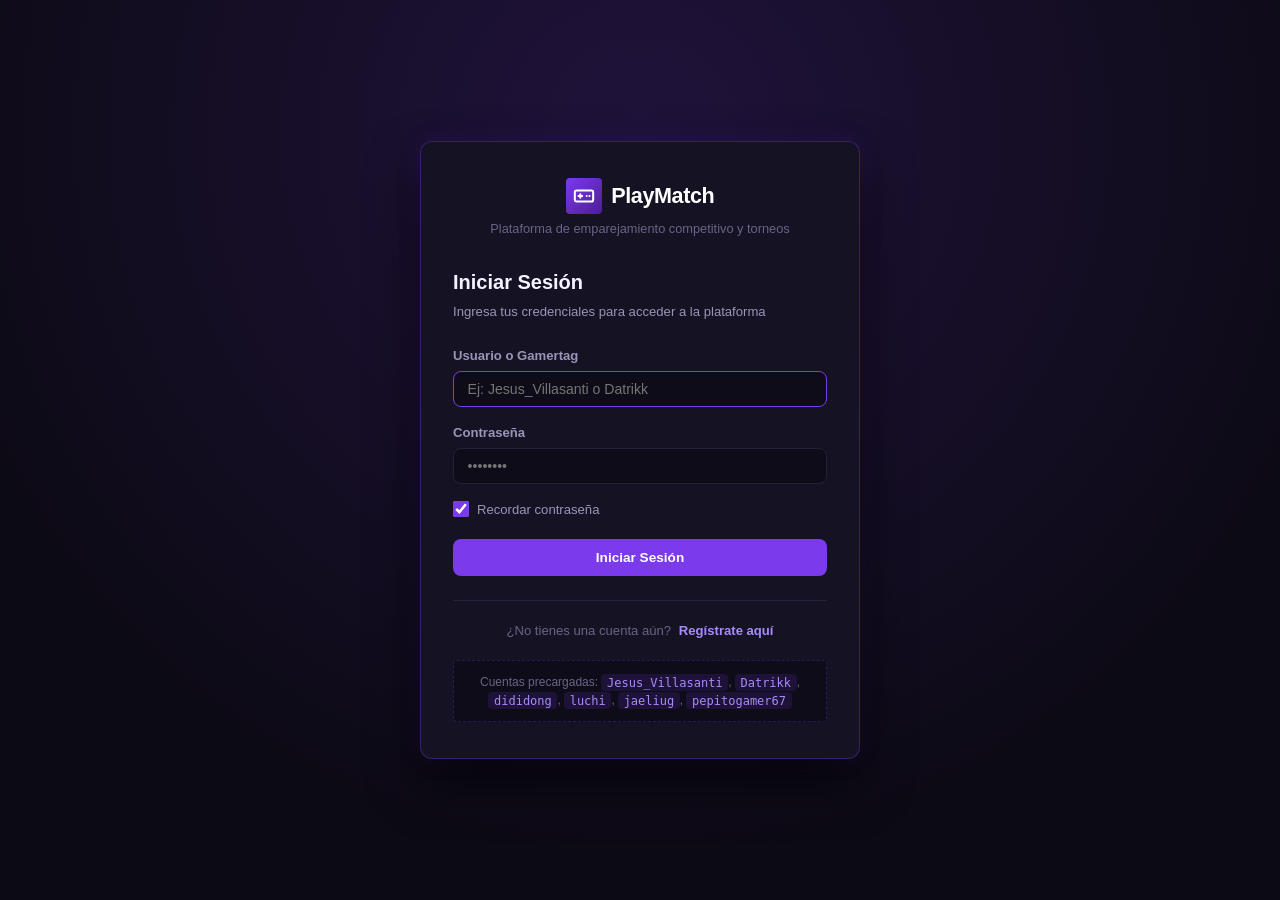
<file: Fase_2/public/index.html>
<!DOCTYPE html>
<html lang="es">
<head>
  <meta charset="UTF-8">
  <meta name="viewport" content="width=device-width, initial-scale=1.0">
  <title>PlayMatch · Plataforma de Emparejamiento y Torneos</title>
  <link rel="stylesheet" href="css/style.css">
</head>
<body>

  <!-- BARRA DE NAVEGACIÓN -->
  <header class="navbar">
    <a href="#" class="nav-brand">
      <div class="nav-brand-symbol">
        <svg class="icon" viewBox="0 0 24 24"><polygon points="12 2 2 7 12 12 22 7 12 2"></polygon><polyline points="2 17 12 22 22 17"></polyline><polyline points="2 12 12 17 22 12"></polyline></svg>
      </div>
      <span>PlayMatch</span>
      <span class="nav-brand-badge">Gaming</span>
    </a>

    <!-- PESTAÑAS PRINCIPALES -->
    <ul class="nav-tabs">
      <li>
        <button class="nav-tab-btn active" data-tab="lfg">
          <svg class="icon" viewBox="0 0 24 24"><circle cx="12" cy="12" r="10"></circle><line x1="22" y1="12" x2="18" y2="12"></line><line x1="6" y1="12" x2="2" y2="12"></line><line x1="12" y1="6" x2="12" y2="2"></line><line x1="12" y1="22" x2="12" y2="18"></line></svg>
          Jugadores (LFG)
        </button>
      </li>
      <li>
        <button class="nav-tab-btn" data-tab="tournaments">
          <svg class="icon" viewBox="0 0 24 24"><path d="M6 9H4.5a2.5 2.5 0 0 1 0-5H6"></path><path d="M18 9h1.5a2.5 2.5 0 0 0 0-5H18"></path><path d="M4 22h16"></path><path d="M10 14.66V17c0 .55-.47.98-.97 1.21C7.85 18.75 7 20.24 7 22"></path><path d="M14 14.66V17c0 .55.47.98.97 1.21C16.15 18.75 17 20.24 17 22"></path><path d="M18 2H6v7a6 6 0 0 0 12 0V2Z"></path></svg>
          Torneos y Brackets
        </button>
      </li>
      <li>
        <button class="nav-tab-btn" data-tab="chat">
          <svg class="icon" viewBox="0 0 24 24"><path d="M7.9 20A9 9 0 1 0 4 16.1L2 22Z"></path></svg>
          Sala de Coordinación
        </button>
      </li>
      <li>
        <button class="nav-tab-btn" data-tab="profile">
          <svg class="icon" viewBox="0 0 24 24"><circle cx="12" cy="8" r="5"></circle><path d="M20 21a8 8 0 1 0-16 0"></path></svg>
          Mi Perfil
        </button>
      </li>
    </ul>

    <!-- USUARIO ACTIVO Y ACCESO -->
    <div class="nav-user-cluster">
      <div class="nav-user" id="nav-user">
        <img src="" alt="Avatar" class="user-avatar-mini" id="nav-user-avatar">
        <div>
          <span class="user-status-dot"></span>
          <strong id="nav-user-name"></strong>
        </div>
      </div>
      <button class="btn btn-secondary btn-sm" id="btn-logout" style="padding:0.35rem 0.65rem;">
        Cerrar Sesión
      </button>
    </div>
  </header>

  <!-- CONTENEDOR CENTRAL -->
  <main class="container">

    <!-- HERO SECTION CON IMAGEN LLAMATIVA (SIN TEXTOS ACADÉMICOS) -->
    <section class="hero-banner">
      <div class="hero-content">
        <span class="hero-tag">Comunidad Competitiva</span>
        <h1 class="hero-title">Conecta. Compite. Sube de rango.</h1>
        <p class="hero-subtitle">
          Encuentra compañeros afines para Valorant, League of Legends y Counter-Strike 2. Coordina partidas y participa en torneos con seguimiento directo de llaves.
        </p>
        <div class="hero-actions">
          <button class="btn btn-primary" onclick="switchTab('lfg')">Explorar Jugadores</button>
          <button class="btn btn-secondary" onclick="switchTab('tournaments')">Ver Torneos</button>
        </div>
      </div>

      <div class="hero-image-wrapper">
        <img src="https://images.unsplash.com/photo-1542751371-adc38448a05e?auto=format&fit=crop&w=1200&q=80" alt="PlayMatch Arena" class="hero-image">
        <div class="hero-image-overlay"></div>
      </div>
    </section>

    <!-- SECCIÓN 1: BUSCADOR DE JUGADORES (LFG) -->
    <section id="section-lfg" class="app-section">
      <div class="section-toolbar">
        <div class="section-title">
          <svg class="icon" viewBox="0 0 24 24"><path d="M16 21v-2a4 4 0 0 0-4-4H6a4 4 0 0 0-4 4v2"></path><circle cx="9" cy="7" r="4"></circle><path d="M22 21v-2a4 4 0 0 0-3-3.87"></path><path d="M16 3.13a4 4 0 0 1 0 7.75"></path></svg>
          Jugadores Disponibles
        </div>

        <div class="filter-group">
          <select id="game-filter" class="form-select" style="width:auto;min-width:160px;">
            <option value="all">Todos los Juegos</option>
            <option value="valorant">Valorant</option>
            <option value="lol">League of Legends</option>
            <option value="cs2">Counter-Strike 2</option>
          </select>

          <select id="toxic-filter" class="form-select" style="width:auto;min-width:180px;">
            <option value="">Filtro de Conducta</option>
            <option value="ZERO_TOXIC">Solo Zero-Toxic (100 Karma)</option>
            <option value="FRIENDLY">Comunidad Amigable</option>
          </select>
        </div>
      </div>

      <div id="players-grid" class="players-grid"></div>
    </section>

    <!-- SECCIÓN 2: TORNEOS Y BRACKETS -->
    <section id="section-tournaments" class="app-section" style="display:none;">
      <div class="section-toolbar">
        <div class="section-title">
          <svg class="icon" viewBox="0 0 24 24"><path d="M6 9H4.5a2.5 2.5 0 0 1 0-5H6"></path><path d="M18 9h1.5a2.5 2.5 0 0 0 0-5H18"></path><path d="M4 22h16"></path><path d="M10 14.66V17c0 .55-.47.98-.97 1.21C7.85 18.75 7 20.24 7 22"></path><path d="M14 14.66V17c0 .55.47.98.97 1.21C16.15 18.75 17 20.24 17 22"></path><path d="M18 2H6v7a6 6 0 0 0 12 0V2Z"></path></svg>
          Torneos Comunitarios
        </div>
      </div>

      <div id="tournaments-grid" class="tournaments-grid"></div>

      <!-- PANEL DE BRACKET -->
      <div class="bracket-panel">
        <div class="bracket-panel-header">
          <h3 id="bracket-tournament-title">Llaves de Eliminación Directa</h3>
        </div>
        <div id="bracket-view"></div>
      </div>
    </section>

    <!-- SECCIÓN 3: SALA DE COORDINACIÓN (CHAT) -->
    <section id="section-chat" class="app-section" style="display:none;">
      <div class="section-toolbar">
        <div class="section-title">
          <svg class="icon" viewBox="0 0 24 24"><path d="M7.9 20A9 9 0 1 0 4 16.1L2 22Z"></path></svg>
          Sala de Coordinación
        </div>
      </div>

      <div class="chat-layout">
        <aside class="chat-sidebar">
          <div class="chat-sidebar-header">Canales</div>
          <button class="channel-list-item active"># General Nacional</button>
          <button class="channel-list-item"># Scrims Valorant</button>
          <button class="channel-list-item"># Duo LoL LAS</button>
          <button class="channel-list-item"># Competitivo CS2</button>
        </aside>

        <div class="chat-main-area">
          <div class="chat-top-header">
            <span>Canal Activo: # General Nacional</span>
            <span style="font-size:0.75rem;color:var(--text-secondary);">En tiempo real</span>
          </div>

          <div id="chat-messages-container" class="chat-scroll-messages"></div>

          <div class="chat-input-bar">
            <input type="text" id="chat-message-input" class="form-control" placeholder="Escribe un mensaje para coordinar una partida...">
            <button id="chat-send-btn" class="btn btn-primary">Enviar</button>
          </div>
        </div>
      </div>
    </section>

    <!-- SECCIÓN 4: MI PERFIL -->
    <section id="section-profile" class="app-section" style="display:none;">
      <div class="section-toolbar">
        <div class="section-title">
          <svg class="icon" viewBox="0 0 24 24"><circle cx="12" cy="8" r="5"></circle><path d="M20 21a8 8 0 1 0-16 0"></path></svg>
          Configuración de Perfil
        </div>
      </div>

      <div class="profile-panel">
        <form id="profile-form">
          <div class="form-group">
            <label class="form-label">Biografía</label>
            <textarea id="prof-bio" class="form-textarea" rows="2" placeholder="Breve descripción o qué buscas en tu equipo..."></textarea>
          </div>

          <div class="form-grid-2">
            <div>
              <label class="form-label">Ciudad / Región</label>
              <input type="text" id="prof-region" class="form-control" placeholder="Región Metropolitana">
            </div>
            <div>
              <label class="form-label">Horario Habitual</label>
              <input type="text" id="prof-schedule" class="form-control" placeholder="Noches (21:00 a 01:00)">
            </div>
          </div>

          <div class="form-grid-3">
            <div>
              <label class="form-label">Juego Principal</label>
              <select id="prof-game" class="form-select">
                <option value="valorant">Valorant</option>
                <option value="lol">League of Legends</option>
                <option value="cs2">Counter-Strike 2</option>
              </select>
            </div>
            <div>
              <label class="form-label">Rango Oficial</label>
              <input type="text" id="prof-rank" class="form-control" placeholder="Inmortal 1">
            </div>
            <div>
              <label class="form-label">Rol Preferido</label>
              <input type="text" id="prof-role" class="form-control" placeholder="Controlador">
            </div>
          </div>

          <div class="form-grid-2">
            <div>
              <label class="form-label">Riot ID / In-Game Nick</label>
              <input type="text" id="prof-riot" class="form-control" placeholder="Jesus#CHI">
            </div>
            <div>
              <label class="form-label">Discord Tag</label>
              <input type="text" id="prof-discord" class="form-control" placeholder="usuario#0001">
            </div>
          </div>

          <div style="margin-top:1.5rem;display:flex;justify-content:flex-end;">
            <button type="submit" class="btn btn-primary">Guardar Perfil</button>
          </div>
        </form>
      </div>
    </section>

  </main>

  <!-- MODAL: INVITAR JUGADOR -->
  <div id="match-modal" class="modal-overlay">
    <div class="modal-card">
      <div class="modal-header">
        <h3 id="modal-title">Invitar Jugador</h3>
        <button id="modal-close-btn" class="btn-close">&times;</button>
      </div>
      <form id="match-form">
        <input type="hidden" id="match-target-user">
        <input type="hidden" id="match-target-game">
        <div class="form-group">
          <label class="form-label">Mensaje de Coordinación</label>
          <textarea id="match-message-input" class="form-textarea" rows="3" placeholder="Hola, vi tu perfil en PlayMatch. ¿Jugamos unas partidas clasificatorias hoy?"></textarea>
        </div>
        <button type="submit" class="btn btn-primary" style="width:100%;">Enviar Invitación</button>
      </form>
    </div>
  </div>

  <!-- MODAL: REGISTRAR EQUIPO EN TORNEO -->
  <div id="join-tournament-modal" class="modal-overlay">
    <div class="modal-card">
      <div class="modal-header">
        <h3 id="join-modal-title">Inscripción en Torneo</h3>
        <button id="tournament-modal-close-btn" class="btn-close">&times;</button>
      </div>
      <form id="join-tournament-form">
        <input type="hidden" id="join-t-id">
        <div class="form-group">
          <label class="form-label">Nombre del Equipo</label>
          <input type="text" id="join-team-name" class="form-control" placeholder="Nombre de tu escuadra" required>
        </div>
        <button type="submit" class="btn btn-primary" style="width:100%;">Confirmar Inscripción</button>
      </form>
    </div>
  </div>

  <!-- AVISO TOAST -->
  <div id="app-toast" class="toast-notice"></div>

  <!-- SCRIPTS -->
  <script src="js/api.js"></script>
  <script src="js/app.js"></script>
</body>
</html>
</file>
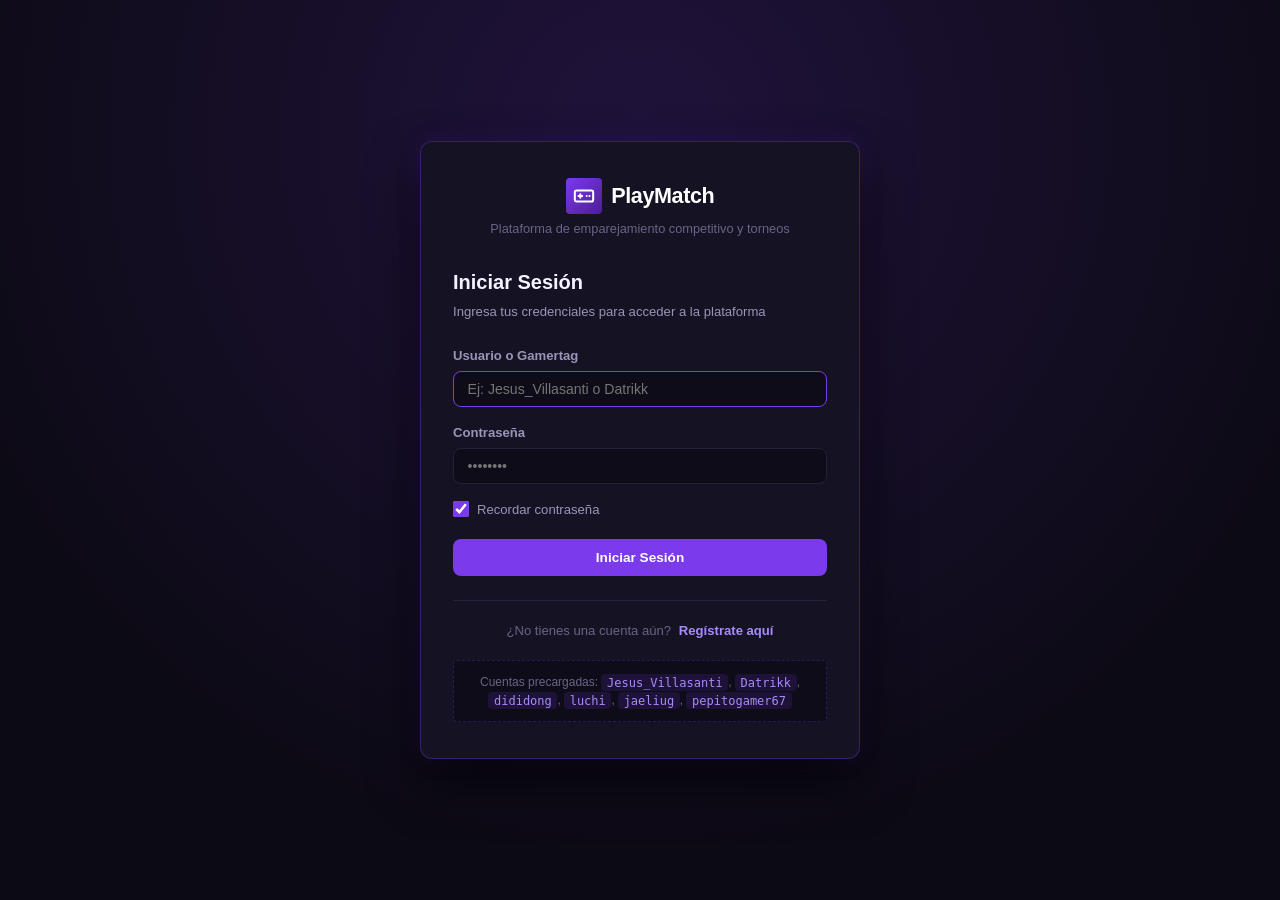
<file: Fase_2/public/login.html>
<!DOCTYPE html>
<html lang="es">
<head>
  <meta charset="UTF-8">
  <meta name="viewport" content="width=device-width, initial-scale=1.0">
  <title>PlayMatch - Iniciar Sesión</title>
  <link rel="stylesheet" href="css/style.css">
  <link rel="preconnect" href="https://fonts.googleapis.com">
  <link rel="preconnect" href="https://fonts.gstatic.com" crossorigin>
  <link href="https://fonts.googleapis.com/css2?family=Inter:wght@400;500;600;700;800&display=swap" rel="stylesheet">
</head>
<body style="background-color: var(--bg-main); margin: 0;">

  <div class="auth-page-wrapper">
    <div class="auth-card">

      <!-- BRAND -->
      <div class="auth-brand">
        <div class="auth-brand-logo">
          <div class="brand-icon-box">
            <svg width="22" height="22" viewBox="0 0 24 24" fill="none" stroke="currentColor" stroke-width="2.2" stroke-linecap="round" stroke-linejoin="round">
              <rect x="2" y="6" width="20" height="12" rx="2"></rect>
              <path d="M6 12h4m-2-2v4m7-2h.01m3 0h.01"></path>
            </svg>
          </div>
          <span>PlayMatch</span>
        </div>
        <div class="auth-brand-subtitle">Plataforma de emparejamiento competitivo y torneos</div>
      </div>

      <!-- ENCABEZADO FORMULARIO -->
      <h2 class="auth-title">Iniciar Sesión</h2>
      <p class="auth-subtitle">Ingresa tus credenciales para acceder a la plataforma</p>

      <!-- ALERTA DE ESTADO -->
      <div id="login-alert" class="auth-alert"></div>

      <!-- FORMULARIO -->
      <form id="login-form">
        <div class="form-group">
          <label class="form-label" for="login-username">Usuario o Gamertag</label>
          <input type="text" id="login-username" class="form-control" placeholder="Ej: Jesus_Villasanti o Datrikk" required autocomplete="username" autofocus>
        </div>

        <div class="form-group">
          <label class="form-label" for="login-password">Contraseña</label>
          <input type="password" id="login-password" class="form-control" placeholder="••••••••" required autocomplete="current-password">
        </div>

        <!-- RECUADRO RECORDAR CONTRASEÑA -->
        <div class="form-remember-row">
          <label class="checkbox-label" for="remember-me">
            <input type="checkbox" id="remember-me" checked>
            <span>Recordar contraseña</span>
          </label>
        </div>

        <button type="submit" class="btn btn-primary" id="btn-submit-login" style="width: 100%;">
          Iniciar Sesión
        </button>
      </form>

      <!-- ENLACE A REGISTRO -->
      <div class="auth-footer">
        ¿No tienes una cuenta aún?
        <a href="registro.html">Regístrate aquí</a>
      </div>

      <!-- NOTA DE CUENTAS LOCALES -->
      <div class="auth-seed-hint">
        Cuentas precargadas: <code>Jesus_Villasanti</code>, <code>Datrikk</code>, <code>dididong</code>, <code>luchi</code>, <code>jaeliug</code>, <code>pepitogamer67</code>
      </div>

    </div>
  </div>

  <script src="js/api.js"></script>
  <script>
    document.addEventListener('DOMContentLoaded', () => {
      // Si ya hay usuario recordado, rellenar el campo de usuario
      const rememberedUser = localStorage.getItem('playmatch_remember_user');
      const isRemembered = localStorage.getItem('playmatch_remember') === 'true';
      if (rememberedUser && isRemembered) {
        const userInput = document.getElementById('login-username');
        if (userInput) userInput.value = rememberedUser;
        document.getElementById('remember-me').checked = true;
      }

      const form = document.getElementById('login-form');
      const alertBox = document.getElementById('login-alert');
      const submitBtn = document.getElementById('btn-submit-login');

      form.addEventListener('submit', async (e) => {
        e.preventDefault();
        const username = document.getElementById('login-username').value.trim();
        const password = document.getElementById('login-password').value;
        const remember = document.getElementById('remember-me').checked;

        if (!username || !password) return;

        alertBox.className = 'auth-alert';
        alertBox.style.display = 'none';

        submitBtn.disabled = true;
        submitBtn.innerText = 'Validando credenciales...';

        try {
          const res = await API.loginUser(username, password);
          if (res && res.user) {
            const userSession = {
              username: res.user.username,
              email: res.user.email,
              avatar: res.user.avatarUrl || `https://api.dicebear.com/7.x/bottts/svg?seed=${res.user.username}`,
              reputation: (res.profile && res.profile.reputationScore) || 100,
              toxicLevel: (res.profile && res.profile.toxicStatus) || 'ZERO_TOXIC'
            };

            // Guardar sesión según preferencia de recordar
            localStorage.setItem('playmatch_user', JSON.stringify(userSession));
            if (remember) {
              localStorage.setItem('playmatch_remember_user', username);
              localStorage.setItem('playmatch_remember', 'true');
            } else {
              localStorage.removeItem('playmatch_remember_user');
              localStorage.removeItem('playmatch_remember');
            }

            alertBox.className = 'auth-alert success';
            alertBox.innerText = `¡Bienvenido, @${res.user.username}! Accediendo a PlayMatch...`;

            setTimeout(() => {
              window.location.href = 'index.html';
            }, 500);
          } else {
            alertBox.className = 'auth-alert error';
            alertBox.innerText = 'Usuario o contraseña no encontrados. Verifica tus datos o crea una cuenta nueva.';
            submitBtn.disabled = false;
            submitBtn.innerText = 'Iniciar Sesión';
          }
        } catch (err) {
          alertBox.className = 'auth-alert error';
          alertBox.innerText = 'Error al comunicarse con el servidor Java. Verifica que esté activo en el puerto 8080.';
          submitBtn.disabled = false;
          submitBtn.innerText = 'Iniciar Sesión';
        }
      });
    });
  </script>
</body>
</html>
</file>
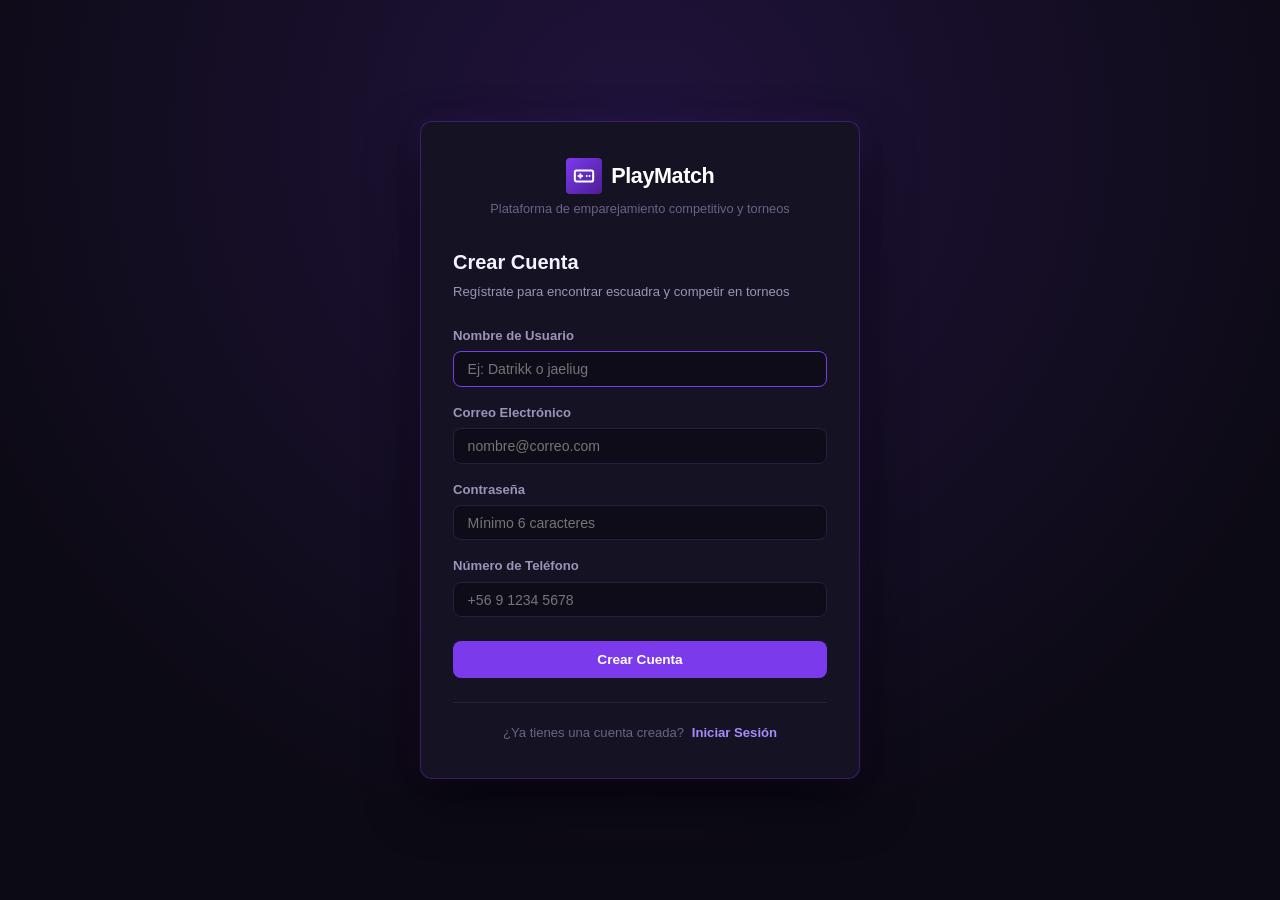
<file: Fase_2/public/registro.html>
<!DOCTYPE html>
<html lang="es">
<head>
  <meta charset="UTF-8">
  <meta name="viewport" content="width=device-width, initial-scale=1.0">
  <title>PlayMatch - Crear Cuenta</title>
  <link rel="stylesheet" href="css/style.css">
  <link rel="preconnect" href="https://fonts.googleapis.com">
  <link rel="preconnect" href="https://fonts.gstatic.com" crossorigin>
  <link href="https://fonts.googleapis.com/css2?family=Inter:wght@400;500;600;700;800&display=swap" rel="stylesheet">
</head>
<body style="background-color: var(--bg-main); margin: 0;">

  <div class="auth-page-wrapper">
    <div class="auth-card">

      <!-- BRAND -->
      <div class="auth-brand">
        <div class="auth-brand-logo">
          <div class="brand-icon-box">
            <svg width="22" height="22" viewBox="0 0 24 24" fill="none" stroke="currentColor" stroke-width="2.2" stroke-linecap="round" stroke-linejoin="round">
              <rect x="2" y="6" width="20" height="12" rx="2"></rect>
              <path d="M6 12h4m-2-2v4m7-2h.01m3 0h.01"></path>
            </svg>
          </div>
          <span>PlayMatch</span>
        </div>
        <div class="auth-brand-subtitle">Plataforma de emparejamiento competitivo y torneos</div>
      </div>

      <!-- ENCABEZADO FORMULARIO -->
      <h2 class="auth-title">Crear Cuenta</h2>
      <p class="auth-subtitle">Regístrate para encontrar escuadra y competir en torneos</p>

      <!-- ALERTA DE ESTADO -->
      <div id="reg-alert" class="auth-alert"></div>

      <!-- FORMULARIO DE REGISTRO -->
      <form id="register-form">
        <div class="form-group">
          <label class="form-label" for="reg-username">Nombre de Usuario</label>
          <input type="text" id="reg-username" class="form-control" placeholder="Ej: Datrikk o jaeliug" required autocomplete="username" autofocus>
        </div>

        <div class="form-group">
          <label class="form-label" for="reg-email">Correo Electrónico</label>
          <input type="email" id="reg-email" class="form-control" placeholder="nombre@correo.com" required autocomplete="email">
        </div>

        <div class="form-group">
          <label class="form-label" for="reg-password">Contraseña</label>
          <input type="password" id="reg-password" class="form-control" placeholder="Mínimo 6 caracteres" required autocomplete="new-password">
        </div>

        <div class="form-group" style="margin-bottom: 1.5rem;">
          <label class="form-label" for="reg-phone">Número de Teléfono</label>
          <input type="tel" id="reg-phone" class="form-control" placeholder="+56 9 1234 5678" required autocomplete="tel">
        </div>

        <button type="submit" class="btn btn-primary" id="btn-submit-reg" style="width: 100%;">
          Crear Cuenta
        </button>
      </form>

      <!-- ENLACE A LOGIN -->
      <div class="auth-footer">
        ¿Ya tienes una cuenta creada?
        <a href="login.html">Iniciar Sesión</a>
      </div>

    </div>
  </div>

  <script src="js/api.js"></script>
  <script>
    document.addEventListener('DOMContentLoaded', () => {
      const form = document.getElementById('register-form');
      const alertBox = document.getElementById('reg-alert');
      const submitBtn = document.getElementById('btn-submit-reg');

      form.addEventListener('submit', async (e) => {
        e.preventDefault();
        const username = document.getElementById('reg-username').value.trim();
        const email = document.getElementById('reg-email').value.trim();
        const password = document.getElementById('reg-password').value;
        const phone = document.getElementById('reg-phone').value.trim();

        if (!username || !email || !password || !phone) {
          alertBox.className = 'auth-alert error';
          alertBox.innerText = 'Por favor completa todos los campos requeridos.';
          return;
        }

        alertBox.className = 'auth-alert';
        alertBox.style.display = 'none';

        submitBtn.disabled = true;
        submitBtn.innerText = 'Registrando cuenta...';

        try {
          const res = await API.registerUser(username, email, password, phone);
          if (res && res.user) {
            const userSession = {
              username: res.user.username,
              email: res.user.email,
              avatar: res.user.avatarUrl || `https://api.dicebear.com/7.x/bottts/svg?seed=${res.user.username}`,
              reputation: (res.profile && res.profile.reputationScore) || 100,
              toxicLevel: (res.profile && res.profile.toxicStatus) || 'ZERO_TOXIC'
            };

            // Guardar usuario en localStorage
            localStorage.setItem('playmatch_user', JSON.stringify(userSession));
            localStorage.setItem('playmatch_remember_user', username);
            localStorage.setItem('playmatch_remember', 'true');

            alertBox.className = 'auth-alert success';
            alertBox.innerText = `¡Cuenta registrada con éxito, @${res.user.username}! Redirigiendo a PlayMatch...`;

            setTimeout(() => {
              window.location.href = 'index.html';
            }, 600);
          } else if (res && res.error) {
            alertBox.className = 'auth-alert error';
            alertBox.innerText = res.error;
            submitBtn.disabled = false;
            submitBtn.innerText = 'Crear Cuenta';
          } else {
            alertBox.className = 'auth-alert error';
            alertBox.innerText = 'Error al registrar la cuenta. Verifica que el usuario no exista.';
            submitBtn.disabled = false;
            submitBtn.innerText = 'Crear Cuenta';
          }
        } catch (err) {
          alertBox.className = 'auth-alert error';
          alertBox.innerText = 'Error al comunicarse con el servidor Java. Verifica que esté activo en el puerto 8080.';
          submitBtn.disabled = false;
          submitBtn.innerText = 'Crear Cuenta';
        }
      });
    });
  </script>
</body>
</html>
</file>
<file: Fase_2/public/css/style.css>
/* =====================================================================
   PLAYMATCH · DISEÑO MINIMALISTA PURPLE AESTHETIC
   Minimalismo sobrio, tonos morados profundos, tipografía nítida y
   composición visual limpia.
   ===================================================================== */

:root {
  /* Lienzo y superficies en escala morada oscura */
  --bg-main: #0c0a14;        /* Fondo obsidiana púrpura */
  --bg-card: #151224;        /* Superficie tarjeta crepúsculo */
  --bg-header: #151224;      /* Barra superior */
  --bg-input: #0e0c18;       /* Campo de entrada */
  --bg-hover: #221d38;       /* Hover en listas y tabs */

  /* Bordes de precisión sutiles */
  --border-color: #27203d;   /* Borde morado atenuado */
  --border-hover: #3b325c;
  --border-focus: #7c3aed;   /* Foco púrpura vibrante */

  /* Escala tipográfica */
  --text-primary: #f5f3ff;   /* Blanco lavanda suave */
  --text-secondary: #9c94b8; /* Gris morado medio */
  --text-muted: #6b6385;     /* Texto apagado */

  /* Acentos Púrpura Minimalista */
  --color-primary: #7c3aed;  /* Púrpura principal */
  --color-primary-hover: #6d28d9;
  --color-primary-light: #a78bfa;
  --color-primary-soft: rgba(124, 58, 237, 0.14);

  /* Acentos de estado complementarios */
  --color-success: #10b981;  /* Esmeralda */
  --color-warning: #f59e0b;  /* Ámbar */
  --color-danger: #ef4444;   /* Carmesí */

  --font-family: -apple-system, BlinkMacSystemFont, "Segoe UI", Roboto, "Helvetica Neue", Arial, sans-serif;
  --radius-sm: 4px;
  --radius-md: 8px;
  --radius-lg: 12px;
}

* {
  box-sizing: border-box;
  margin: 0;
  padding: 0;
}

body {
  background-color: var(--bg-main);
  color: var(--text-primary);
  font-family: var(--font-family);
  font-size: 14px;
  line-height: 1.5;
  min-height: 100vh;
  display: flex;
  flex-direction: column;
}

/* =====================================================================
   ICONOS SVG ESTÁNDAR
   ===================================================================== */
.icon {
  width: 16px;
  height: 16px;
  display: inline-block;
  vertical-align: middle;
  fill: none;
  stroke: currentColor;
  stroke-width: 2;
  stroke-linecap: round;
  stroke-linejoin: round;
  flex-shrink: 0;
}

/* =====================================================================
   BARRA DE NAVEGACIÓN
   ===================================================================== */
.navbar {
  background-color: var(--bg-header);
  border-bottom: 1px solid var(--border-color);
  padding: 0.85rem 2rem;
  display: flex;
  align-items: center;
  justify-content: space-between;
  position: sticky;
  top: 0;
  z-index: 50;
}

.nav-brand {
  display: flex;
  align-items: center;
  gap: 0.65rem;
  text-decoration: none;
  color: var(--text-primary);
  font-weight: 700;
  font-size: 1.15rem;
  letter-spacing: -0.01em;
}

.nav-brand-symbol {
  width: 28px;
  height: 28px;
  background: var(--color-primary);
  border-radius: var(--radius-sm);
  display: flex;
  align-items: center;
  justify-content: center;
  color: #ffffff;
}

.nav-brand-badge {
  background-color: var(--color-primary-soft);
  color: var(--color-primary-light);
  border: 1px solid rgba(124, 58, 237, 0.3);
  font-size: 0.7rem;
  padding: 0.15rem 0.45rem;
  border-radius: var(--radius-sm);
  font-weight: 600;
}

.nav-tabs {
  display: flex;
  gap: 0.4rem;
  list-style: none;
}

.nav-tab-btn {
  background: transparent;
  border: 1px solid transparent;
  color: var(--text-secondary);
  font-size: 0.88rem;
  font-weight: 500;
  padding: 0.5rem 0.95rem;
  border-radius: var(--radius-md);
  cursor: pointer;
  display: flex;
  align-items: center;
  gap: 0.5rem;
  transition: all 0.15s ease-in-out;
}

.nav-tab-btn:hover {
  background-color: var(--bg-hover);
  color: var(--text-primary);
}

.nav-tab-btn.active {
  background-color: var(--color-primary-soft);
  border-color: rgba(124, 58, 237, 0.4);
  color: var(--color-primary-light);
  font-weight: 600;
}

.nav-user-cluster {
  display: flex;
  align-items: center;
  gap: 0.65rem;
}

.nav-user {
  display: flex;
  align-items: center;
  gap: 0.75rem;
  font-size: 0.85rem;
  background-color: var(--bg-input);
  padding: 0.35rem 0.85rem;
  border-radius: var(--radius-md);
  border: 1px solid var(--border-color);
}

.user-avatar-mini {
  width: 26px;
  height: 26px;
  border-radius: 50%;
  border: 1px solid rgba(124, 58, 237, 0.4);
  background-color: var(--bg-main);
}

.user-status-dot {
  width: 7px;
  height: 7px;
  background-color: var(--color-success);
  border-radius: 50%;
  display: inline-block;
  margin-right: 0.35rem;
}

/* =====================================================================
   CONTENEDOR CENTRAL
   ===================================================================== */
.container {
  max-width: 1220px;
  margin: 0 auto;
  padding: 2rem 1.5rem;
  width: 100%;
  flex: 1;
}

/* =====================================================================
   BANNER PRINCIPAL (HERO) CON IMAGEN LLAMATIVA
   ===================================================================== */
.hero-banner {
  background-color: var(--bg-card);
  border: 1px solid var(--border-color);
  border-radius: var(--radius-lg);
  padding: 2rem 2.25rem;
  margin-bottom: 2.25rem;
  display: grid;
  grid-template-columns: 1.25fr 1fr;
  align-items: center;
  gap: 2.5rem;
  overflow: hidden;
  position: relative;
}

.hero-tag {
  display: inline-block;
  font-size: 0.75rem;
  font-weight: 700;
  text-transform: uppercase;
  letter-spacing: 0.06em;
  color: var(--color-primary-light);
  background: var(--color-primary-soft);
  border: 1px solid rgba(124, 58, 237, 0.25);
  padding: 0.25rem 0.65rem;
  border-radius: var(--radius-sm);
  margin-bottom: 0.85rem;
}

.hero-title {
  font-size: 2.15rem;
  font-weight: 800;
  letter-spacing: -0.02em;
  color: var(--text-primary);
  line-height: 1.15;
  margin-bottom: 0.75rem;
}

.hero-subtitle {
  color: var(--text-secondary);
  font-size: 0.95rem;
  line-height: 1.55;
  margin-bottom: 1.5rem;
  max-width: 520px;
}

.hero-actions {
  display: flex;
  gap: 0.75rem;
  flex-wrap: wrap;
}

.hero-image-wrapper {
  position: relative;
  border-radius: var(--radius-md);
  overflow: hidden;
  border: 1px solid var(--border-color);
  height: 220px;
  box-shadow: 0 10px 25px rgba(0, 0, 0, 0.4);
}

.hero-image {
  width: 100%;
  height: 100%;
  object-fit: cover;
  display: block;
  filter: contrast(1.05) brightness(0.95);
  transition: transform 0.4s ease;
}

.hero-image-wrapper:hover .hero-image {
  transform: scale(1.03);
}

.hero-image-overlay {
  position: absolute;
  inset: 0;
  background: linear-gradient(135deg, rgba(124, 58, 237, 0.2) 0%, rgba(12, 10, 20, 0.4) 100%);
  pointer-events: none;
}

/* =====================================================================
   BOTONES MINIMALISTAS
   ===================================================================== */
.btn {
  display: inline-flex;
  align-items: center;
  justify-content: center;
  gap: 0.45rem;
  padding: 0.6rem 1.15rem;
  font-size: 0.85rem;
  font-weight: 600;
  border-radius: var(--radius-md);
  border: 1px solid transparent;
  cursor: pointer;
  transition: all 0.15s ease-in-out;
  text-decoration: none;
}

.btn-primary {
  background-color: var(--color-primary);
  color: #ffffff;
}

.btn-primary:hover {
  background-color: var(--color-primary-hover);
}

.btn-secondary {
  background-color: var(--bg-input);
  border-color: var(--border-color);
  color: var(--text-primary);
}

.btn-secondary:hover {
  background-color: var(--bg-hover);
  border-color: var(--border-hover);
}

.btn-sm {
  padding: 0.4rem 0.75rem;
  font-size: 0.8rem;
}

/* =====================================================================
   FORMULARIOS Y CONTROLES
   ===================================================================== */
.form-control, .form-select, .form-textarea {
  background-color: var(--bg-input);
  border: 1px solid var(--border-color);
  color: var(--text-primary);
  padding: 0.55rem 0.85rem;
  border-radius: var(--radius-md);
  font-size: 0.88rem;
  width: 100%;
  font-family: inherit;
  outline: none;
  transition: border-color 0.15s;
}

.form-control:focus, .form-select:focus, .form-textarea:focus {
  border-color: var(--border-focus);
}

.form-label {
  display: block;
  font-size: 0.82rem;
  font-weight: 600;
  color: var(--text-secondary);
  margin-bottom: 0.35rem;
}

/* =====================================================================
   TOOLBARS DE SECCIÓN
   ===================================================================== */
.section-toolbar {
  display: flex;
  justify-content: space-between;
  align-items: center;
  margin-bottom: 1.25rem;
  flex-wrap: wrap;
  gap: 1rem;
}

.section-title {
  font-size: 1.15rem;
  font-weight: 700;
  display: flex;
  align-items: center;
  gap: 0.5rem;
  color: var(--text-primary);
}

.filter-group {
  display: flex;
  gap: 0.5rem;
  flex-wrap: wrap;
}

/* =====================================================================
   SECCIÓN 1: BUSCADOR DE JUGADORES (LFG)
   ===================================================================== */
.players-grid {
  display: grid;
  grid-template-columns: repeat(auto-fill, minmax(340px, 1fr));
  gap: 1.25rem;
}

.player-card {
  background-color: var(--bg-card);
  border: 1px solid var(--border-color);
  border-radius: var(--radius-md);
  padding: 1.25rem;
  display: flex;
  flex-direction: column;
  transition: border-color 0.15s ease-in-out;
}

.player-card:hover {
  border-color: var(--border-hover);
}

.player-card-header {
  display: flex;
  align-items: center;
  gap: 0.85rem;
  margin-bottom: 0.85rem;
}

.player-avatar {
  width: 44px;
  height: 44px;
  border-radius: var(--radius-md);
  border: 1px solid rgba(124, 58, 237, 0.3);
  background-color: var(--bg-main);
}

.player-card-header h3 {
  font-size: 0.98rem;
  font-weight: 700;
  color: var(--text-primary);
}

.player-meta-text {
  font-size: 0.78rem;
  color: var(--text-secondary);
}

.badge-game {
  font-size: 0.72rem;
  font-weight: 600;
  padding: 0.15rem 0.5rem;
  border-radius: var(--radius-sm);
  display: inline-block;
  margin-top: 0.25rem;
  background-color: var(--color-primary-soft);
  color: var(--color-primary-light);
  border: 1px solid rgba(124, 58, 237, 0.25);
}

.badge-game.valorant { color: #fca5a5; background: rgba(239, 68, 68, 0.12); border-color: rgba(239, 68, 68, 0.25); }
.badge-game.lol { color: #c4b5fd; background: rgba(124, 58, 237, 0.15); border-color: rgba(124, 58, 237, 0.3); }
.badge-game.cs2 { color: #fde68a; background: rgba(245, 158, 11, 0.12); border-color: rgba(245, 158, 11, 0.25); }

.player-data-table {
  background-color: var(--bg-input);
  border: 1px solid var(--border-color);
  border-radius: var(--radius-sm);
  padding: 0.65rem 0.85rem;
  margin-bottom: 0.85rem;
  display: grid;
  grid-template-columns: 1fr 1fr;
  gap: 0.5rem;
  font-size: 0.8rem;
}

.player-data-cell span {
  display: block;
  font-size: 0.7rem;
  color: var(--text-muted);
  text-transform: uppercase;
}

.player-data-cell strong {
  font-weight: 600;
  color: var(--text-primary);
}

.player-bio-snippet {
  font-size: 0.82rem;
  color: var(--text-secondary);
  margin-bottom: 1rem;
  flex: 1;
}

.player-chips-row {
  display: flex;
  gap: 0.4rem;
  flex-wrap: wrap;
  margin-bottom: 1rem;
}

.chip-plat {
  background-color: var(--bg-input);
  border: 1px solid var(--border-color);
  font-size: 0.74rem;
  color: var(--text-secondary);
  padding: 0.15rem 0.5rem;
  border-radius: var(--radius-sm);
}

/* =====================================================================
   SECCIÓN 2: TORNEOS Y BRACKET
   ===================================================================== */
.tournaments-grid {
  display: grid;
  grid-template-columns: repeat(auto-fill, minmax(360px, 1fr));
  gap: 1.25rem;
  margin-bottom: 2rem;
}

.tournament-card {
  background-color: var(--bg-card);
  border: 1px solid var(--border-color);
  border-radius: var(--radius-md);
  padding: 1.25rem;
  display: flex;
  flex-direction: column;
}

.tournament-card-header {
  display: flex;
  justify-content: space-between;
  align-items: flex-start;
  margin-bottom: 0.75rem;
}

.tournament-card h3 {
  font-size: 1.05rem;
  font-weight: 700;
  margin-bottom: 0.5rem;
}

.tournament-table-info {
  font-size: 0.82rem;
  color: var(--text-secondary);
  margin-bottom: 1.25rem;
  display: flex;
  flex-direction: column;
  gap: 0.35rem;
}

.tournament-table-info div strong {
  color: var(--text-primary);
}

/* PANEL DEL BRACKET */
.bracket-panel {
  background-color: var(--bg-card);
  border: 1px solid var(--border-color);
  border-radius: var(--radius-md);
  padding: 1.5rem;
  overflow-x: auto;
}

.bracket-panel-header {
  border-bottom: 1px solid var(--border-color);
  padding-bottom: 0.75rem;
  margin-bottom: 1.5rem;
}

.bracket-panel-header h3 {
  font-size: 1rem;
  font-weight: 700;
}

.bracket-container {
  display: flex;
  align-items: center;
  gap: 2rem;
  min-width: 600px;
}

.bracket-round-column {
  flex: 1;
  display: flex;
  flex-direction: column;
  gap: 1.5rem;
}

.round-name-tag {
  font-size: 0.75rem;
  font-weight: 700;
  color: var(--text-muted);
  text-transform: uppercase;
  text-align: center;
  margin-bottom: 0.5rem;
}

.match-box-item {
  background-color: var(--bg-input);
  border: 1px solid var(--border-color);
  border-radius: var(--radius-sm);
  overflow: hidden;
}

.match-row-team {
  display: flex;
  justify-content: space-between;
  padding: 0.5rem 0.75rem;
  font-size: 0.82rem;
  border-bottom: 1px solid var(--border-color);
  color: var(--text-secondary);
}

.match-row-team:last-child {
  border-bottom: none;
}

.match-row-team.winner {
  background-color: rgba(16, 185, 129, 0.12);
  color: #34d399;
  font-weight: 600;
}

.match-row-team .score {
  font-weight: 700;
}

/* =====================================================================
   SECCIÓN 3: SALA DE COORDINACIÓN (CHAT)
   ===================================================================== */
.chat-layout {
  display: grid;
  grid-template-columns: 240px 1fr;
  background-color: var(--bg-card);
  border: 1px solid var(--border-color);
  border-radius: var(--radius-md);
  height: 520px;
  overflow: hidden;
}

.chat-sidebar {
  background-color: #100d1c;
  border-right: 1px solid var(--border-color);
  padding: 1rem 0.75rem;
}

.chat-sidebar-header {
  font-size: 0.72rem;
  font-weight: 700;
  text-transform: uppercase;
  color: var(--text-muted);
  margin-bottom: 0.75rem;
  padding-left: 0.5rem;
}

.channel-list-item {
  width: 100%;
  text-align: left;
  background: transparent;
  border: none;
  color: var(--text-secondary);
  font-size: 0.85rem;
  font-weight: 500;
  padding: 0.45rem 0.65rem;
  border-radius: var(--radius-sm);
  cursor: pointer;
  display: flex;
  align-items: center;
  gap: 0.45rem;
  margin-bottom: 0.25rem;
}

.channel-list-item:hover {
  background-color: var(--bg-hover);
  color: var(--text-primary);
}

.channel-list-item.active {
  background-color: var(--color-primary-soft);
  color: var(--color-primary-light);
  font-weight: 600;
}

.chat-main-area {
  display: flex;
  flex-direction: column;
}

.chat-top-header {
  padding: 0.85rem 1.25rem;
  border-bottom: 1px solid var(--border-color);
  display: flex;
  justify-content: space-between;
  align-items: center;
  font-size: 0.85rem;
  font-weight: 600;
}

.chat-scroll-messages {
  flex: 1;
  padding: 1.25rem;
  overflow-y: auto;
  display: flex;
  flex-direction: column;
  gap: 1rem;
}

.chat-empty-state {
  margin: auto;
  text-align: center;
  color: var(--text-muted);
  font-size: 0.88rem;
  max-width: 320px;
  line-height: 1.6;
}

.message-card {
  display: flex;
  gap: 0.75rem;
  max-width: 85%;
}

.message-card.own {
  align-self: flex-end;
  flex-direction: row-reverse;
}

.msg-avatar-img {
  width: 32px;
  height: 32px;
  border-radius: var(--radius-sm);
  background-color: var(--bg-main);
  border: 1px solid var(--border-color);
}

.msg-body-wrapper {
  background-color: var(--bg-input);
  border: 1px solid var(--border-color);
  border-radius: var(--radius-sm);
  padding: 0.6rem 0.85rem;
}

.message-card.own .msg-body-wrapper {
  background-color: rgba(124, 58, 237, 0.15);
  border-color: rgba(124, 58, 237, 0.4);
}

.msg-meta-line {
  display: flex;
  align-items: center;
  gap: 0.5rem;
  margin-bottom: 0.2rem;
  font-size: 0.78rem;
}

.msg-meta-line strong {
  color: var(--color-primary-light);
}

.msg-meta-line span {
  color: var(--text-muted);
  font-size: 0.7rem;
}

.msg-text-content {
  font-size: 0.85rem;
  color: var(--text-primary);
  word-break: break-word;
}

.chat-input-bar {
  padding: 0.85rem 1.25rem;
  border-top: 1px solid var(--border-color);
  display: flex;
  gap: 0.65rem;
}

/* =====================================================================
   SECCIÓN 4: FORMULARIO PERFIL
   ===================================================================== */
.profile-panel {
  background-color: var(--bg-card);
  border: 1px solid var(--border-color);
  border-radius: var(--radius-md);
  padding: 1.75rem;
  max-width: 760px;
  margin: 0 auto;
}

.form-grid-2 {
  display: grid;
  grid-template-columns: 1fr 1fr;
  gap: 1rem;
  margin-bottom: 1rem;
}

.form-grid-3 {
  display: grid;
  grid-template-columns: 1fr 1fr 1fr;
  gap: 1rem;
  margin-bottom: 1rem;
}

.form-group {
  margin-bottom: 1rem;
}

/* =====================================================================
   MODAL
   ===================================================================== */
.modal-overlay {
  position: fixed;
  inset: 0;
  background-color: rgba(6, 4, 12, 0.75);
  backdrop-filter: blur(4px);
  display: none;
  align-items: center;
  justify-content: center;
  z-index: 100;
}

.modal-card {
  background-color: var(--bg-card);
  border: 1px solid var(--border-color);
  border-radius: var(--radius-md);
  padding: 1.5rem;
  width: 100%;
  max-width: 440px;
}

.modal-header {
  display: flex;
  justify-content: space-between;
  align-items: center;
  margin-bottom: 1rem;
  padding-bottom: 0.5rem;
  border-bottom: 1px solid var(--border-color);
}

.modal-header h3 {
  font-size: 1rem;
  font-weight: 700;
}

.btn-close {
  background: transparent;
  border: none;
  color: var(--text-secondary);
  font-size: 1.25rem;
  cursor: pointer;
}

.modal-subtitle {
  font-size: 0.78rem;
  color: var(--text-secondary);
  margin-top: 0.15rem;
}

.link-subtle {
  color: var(--color-primary-light);
  text-decoration: none;
  transition: var(--transition);
}

.link-subtle:hover {
  text-decoration: underline;
  color: #fff;
}

.login-divider {
  display: flex;
  align-items: center;
  text-align: center;
  margin: 1rem 0;
  color: var(--text-muted);
  font-size: 0.72rem;
  text-transform: uppercase;
  letter-spacing: 0.05em;
}

.login-divider::before,
.login-divider::after {
  content: '';
  flex: 1;
  border-bottom: 1px solid var(--border-color);
}

.login-divider span {
  padding: 0 0.65rem;
}

.oauth-btn {
  display: flex;
  align-items: center;
  justify-content: center;
  gap: 0.5rem;
  font-size: 0.82rem;
}

.login-dev-note {
  margin-top: 1.15rem;
  padding: 0.75rem 0.85rem;
  background-color: var(--bg-input);
  border: 1px dashed rgba(124, 58, 237, 0.4);
  border-radius: var(--radius-sm);
  font-size: 0.78rem;
  color: var(--text-secondary);
  line-height: 1.45;
}

.dev-note-tag {
  font-family: monospace;
  font-size: 0.7rem;
  font-weight: 700;
  color: var(--color-primary-light);
  margin-bottom: 0.35rem;
  letter-spacing: 0.03em;
}

.login-dev-note code {
  background-color: var(--bg-surface);
  color: #c4b5fd;
  padding: 0.1rem 0.35rem;
  border-radius: var(--radius-sm);
  font-size: 0.75rem;
  border: 1px solid rgba(124, 58, 237, 0.2);
}

.dev-note-tip {
  display: block;
  margin-top: 0.35rem;
  font-size: 0.72rem;
  color: var(--text-muted);
}


/* =====================================================================
   TOAST
   ===================================================================== */
.toast-notice {
  position: fixed;
  bottom: 1.5rem;
  right: 1.5rem;
  background-color: var(--bg-card);
  border: 1px solid var(--color-primary);
  color: var(--text-primary);
  padding: 0.75rem 1.25rem;
  border-radius: var(--radius-md);
  font-size: 0.85rem;
  font-weight: 500;
  display: none;
  z-index: 200;
  box-shadow: 0 6px 16px rgba(0, 0, 0, 0.4);
}

/* RESPONSIVE */
@media (max-width: 820px) {
  .hero-banner { grid-template-columns: 1fr; gap: 1.5rem; padding: 1.5rem; }
  .navbar { flex-direction: column; gap: 0.85rem; padding: 1rem; }
  .chat-layout { grid-template-columns: 1fr; }
  .chat-sidebar { display: none; }
  .form-grid-2, .form-grid-3 { grid-template-columns: 1fr; }
  .container { padding: 1rem; }
}

/* =====================================================================
   PÁGINAS DE AUTENTICACIÓN INDEPENDIENTES (LOGIN Y REGISTRO)
   ===================================================================== */
.auth-page-wrapper {
  min-height: 100vh;
  display: flex;
  align-items: center;
  justify-content: center;
  padding: 2.5rem 1rem;
  background: radial-gradient(circle at 50% 15%, rgba(124, 58, 237, 0.18) 0%, rgba(12, 10, 20, 1) 75%);
}

.auth-card {
  background-color: var(--bg-card);
  border: 1px solid rgba(124, 58, 237, 0.35);
  border-radius: var(--radius-lg);
  padding: 2.25rem 2rem;
  width: 100%;
  max-width: 440px;
  box-shadow: 0 24px 50px rgba(0, 0, 0, 0.65), 0 0 25px rgba(124, 58, 237, 0.12);
  animation: fadeInAuth 0.35s ease-out;
}

@keyframes fadeInAuth {
  from { opacity: 0; transform: translateY(10px); }
  to { opacity: 1; transform: translateY(0); }
}

.auth-brand {
  text-align: center;
  margin-bottom: 1.75rem;
}

.auth-brand-logo {
  display: inline-flex;
  align-items: center;
  gap: 0.6rem;
  font-size: 1.35rem;
  font-weight: 800;
  color: #fff;
  letter-spacing: -0.02em;
  margin-bottom: 0.35rem;
}

.auth-brand-logo .brand-icon-box {
  width: 36px;
  height: 36px;
  border-radius: var(--radius-sm);
  background: linear-gradient(135deg, var(--color-primary), #4c1d95);
  display: flex;
  align-items: center;
  justify-content: center;
  color: #fff;
}

.auth-brand-subtitle {
  font-size: 0.8rem;
  color: var(--text-muted);
}

.auth-title {
  font-size: 1.25rem;
  font-weight: 700;
  color: var(--text-primary);
  margin-bottom: 0.35rem;
}

.auth-subtitle {
  font-size: 0.82rem;
  color: var(--text-secondary);
  margin-bottom: 1.5rem;
}

.auth-alert {
  padding: 0.75rem 0.95rem;
  border-radius: var(--radius-sm);
  font-size: 0.82rem;
  margin-bottom: 1.25rem;
  display: none;
  line-height: 1.4;
}

.auth-alert.error {
  display: block;
  background: rgba(239, 68, 68, 0.12);
  border: 1px solid rgba(239, 68, 68, 0.35);
  color: #fca5a5;
}

.auth-alert.success {
  display: block;
  background: rgba(16, 185, 129, 0.12);
  border: 1px solid rgba(16, 185, 129, 0.35);
  color: #6ee7b7;
}

.form-remember-row {
  display: flex;
  align-items: center;
  justify-content: space-between;
  margin: 0.85rem 0 1.25rem 0;
  font-size: 0.82rem;
}

.checkbox-label {
  display: inline-flex;
  align-items: center;
  gap: 0.5rem;
  cursor: pointer;
  color: var(--text-secondary);
  user-select: none;
}

.checkbox-label input[type="checkbox"] {
  accent-color: var(--color-primary);
  width: 16px;
  height: 16px;
  cursor: pointer;
  border-radius: 4px;
}

.auth-footer {
  text-align: center;
  margin-top: 1.5rem;
  padding-top: 1.25rem;
  border-top: 1px solid var(--border-color);
  font-size: 0.82rem;
  color: var(--text-muted);
}

.auth-footer a {
  color: var(--color-primary-light);
  font-weight: 600;
  text-decoration: none;
  margin-left: 0.25rem;
  transition: var(--transition);
}

.auth-footer a:hover {
  text-decoration: underline;
  color: #fff;
}

.auth-seed-hint {
  margin-top: 1.25rem;
  padding: 0.75rem;
  background-color: var(--bg-input);
  border: 1px dashed rgba(124, 58, 237, 0.3);
  border-radius: var(--radius-sm);
  font-size: 0.75rem;
  color: var(--text-muted);
  text-align: center;
}

.auth-seed-hint code {
  color: var(--color-primary-light);
  background: rgba(124, 58, 237, 0.15);
  padding: 0.1rem 0.35rem;
  border-radius: var(--radius-sm);
}
</file>
